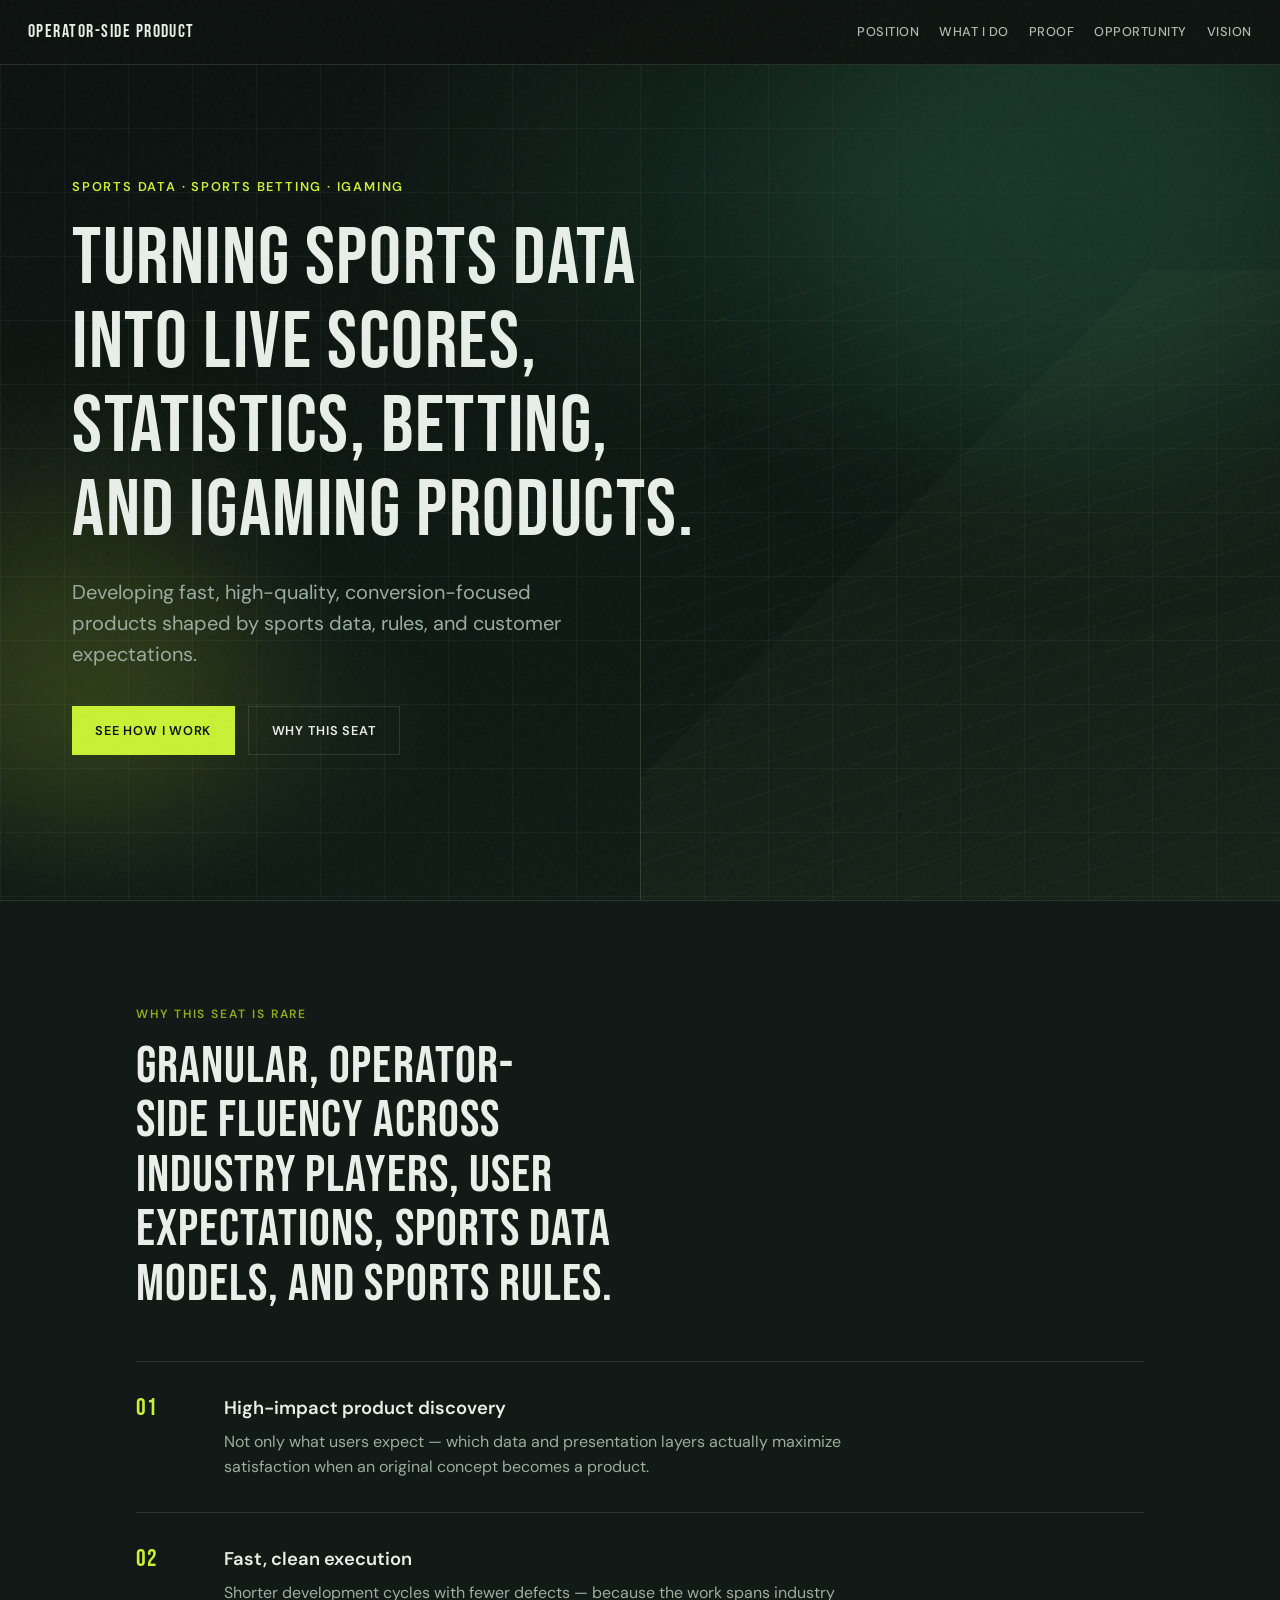
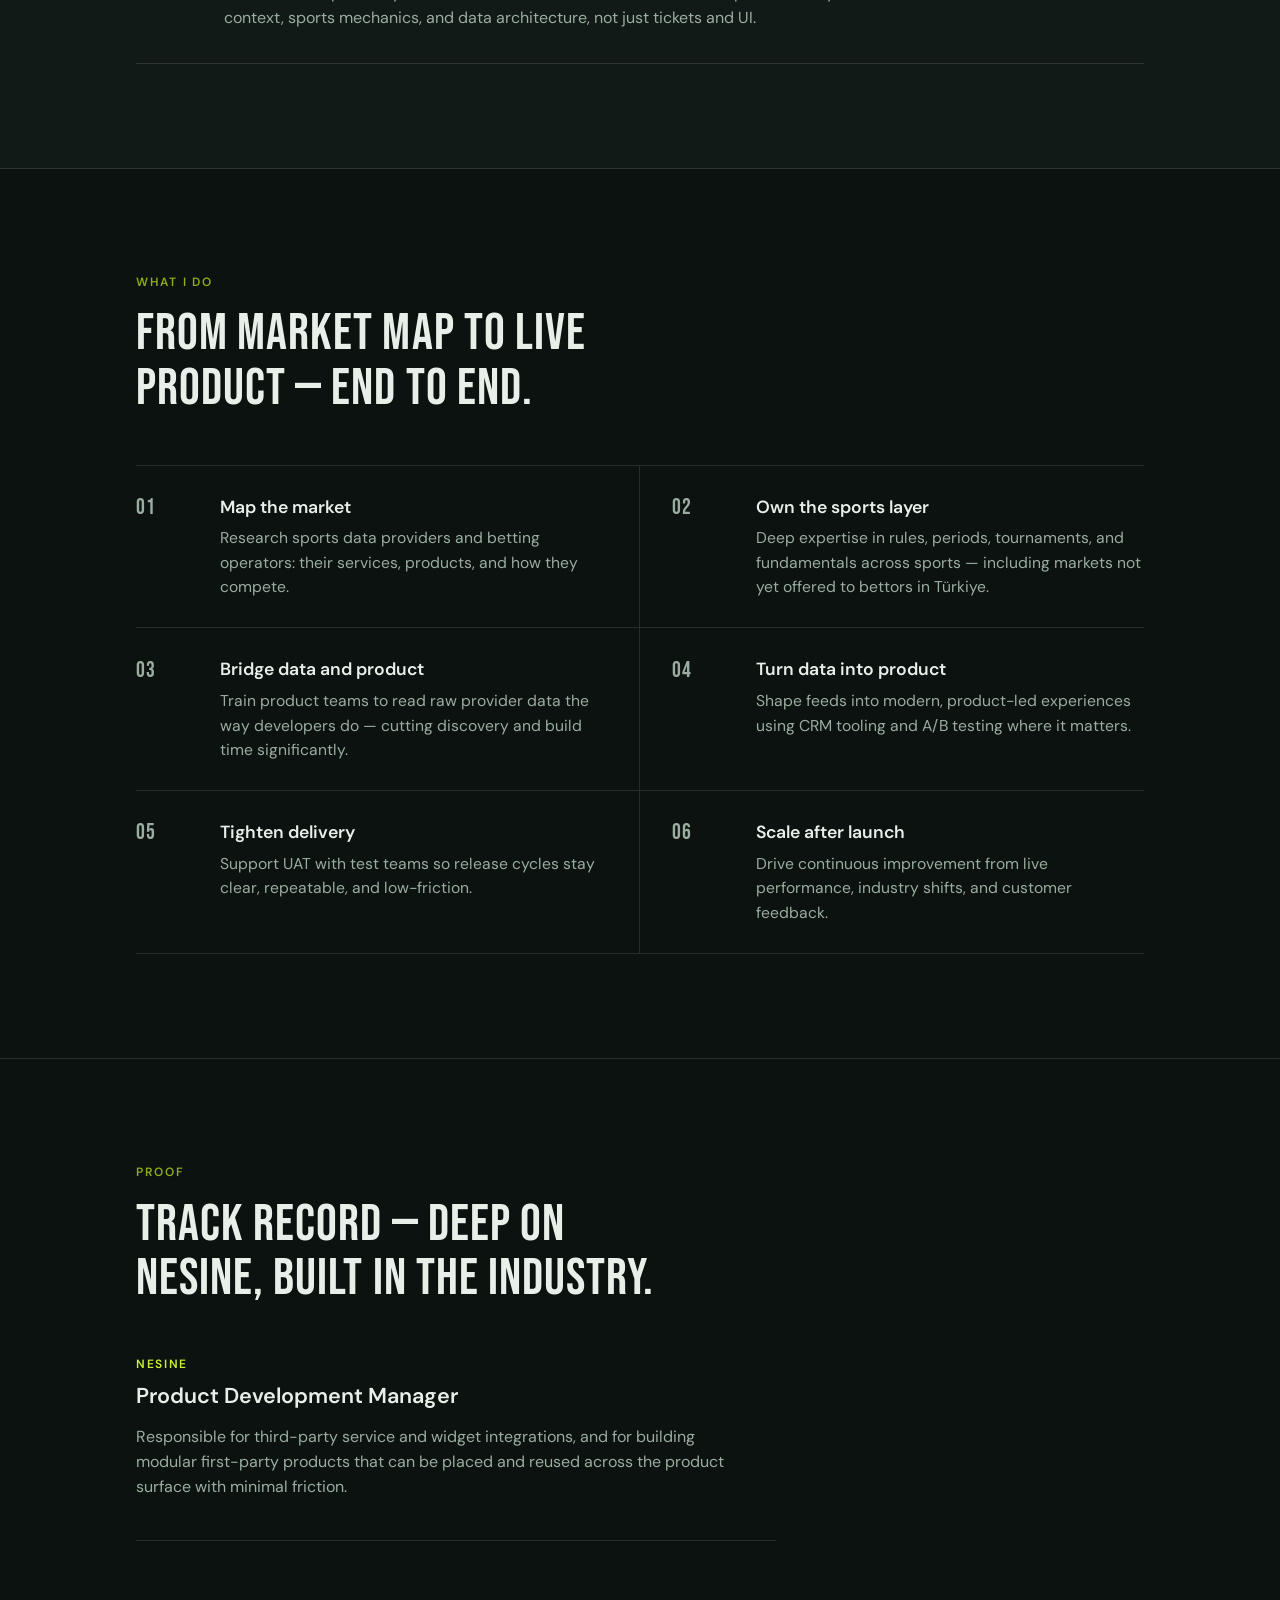
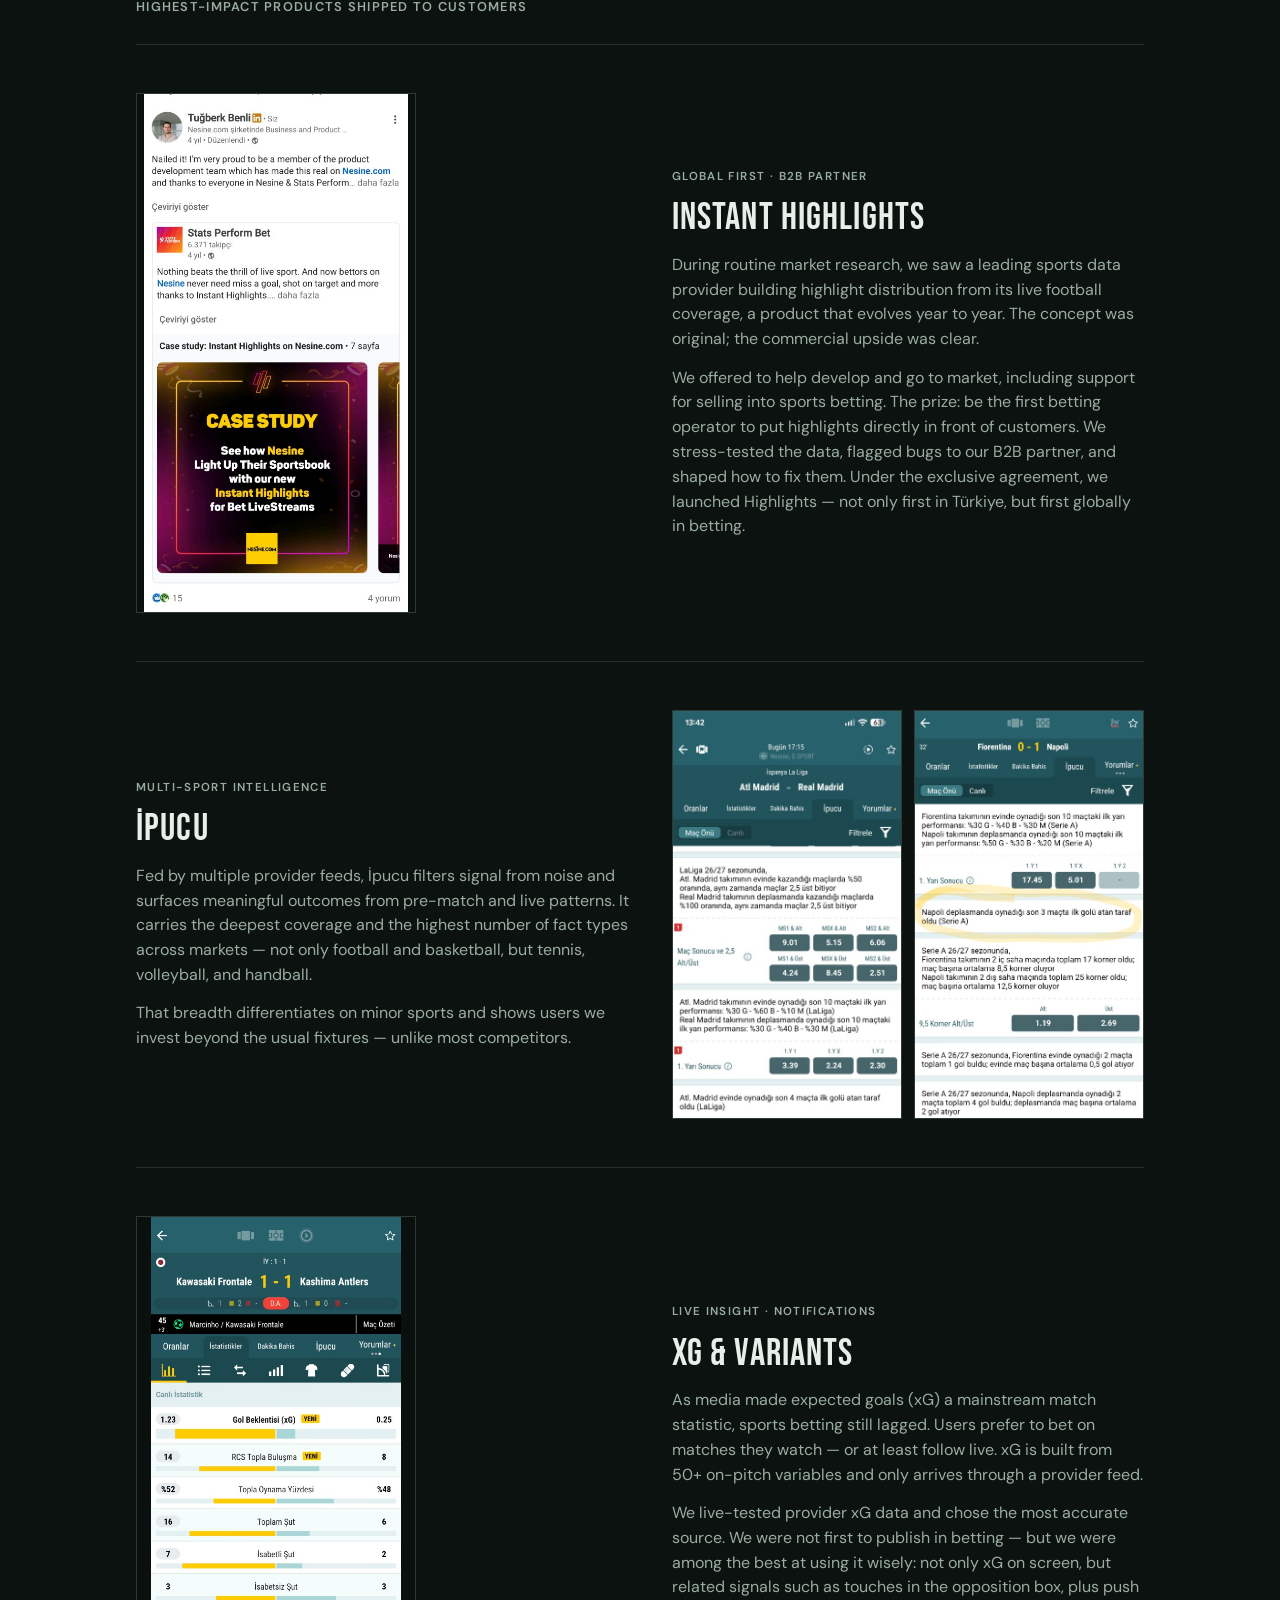
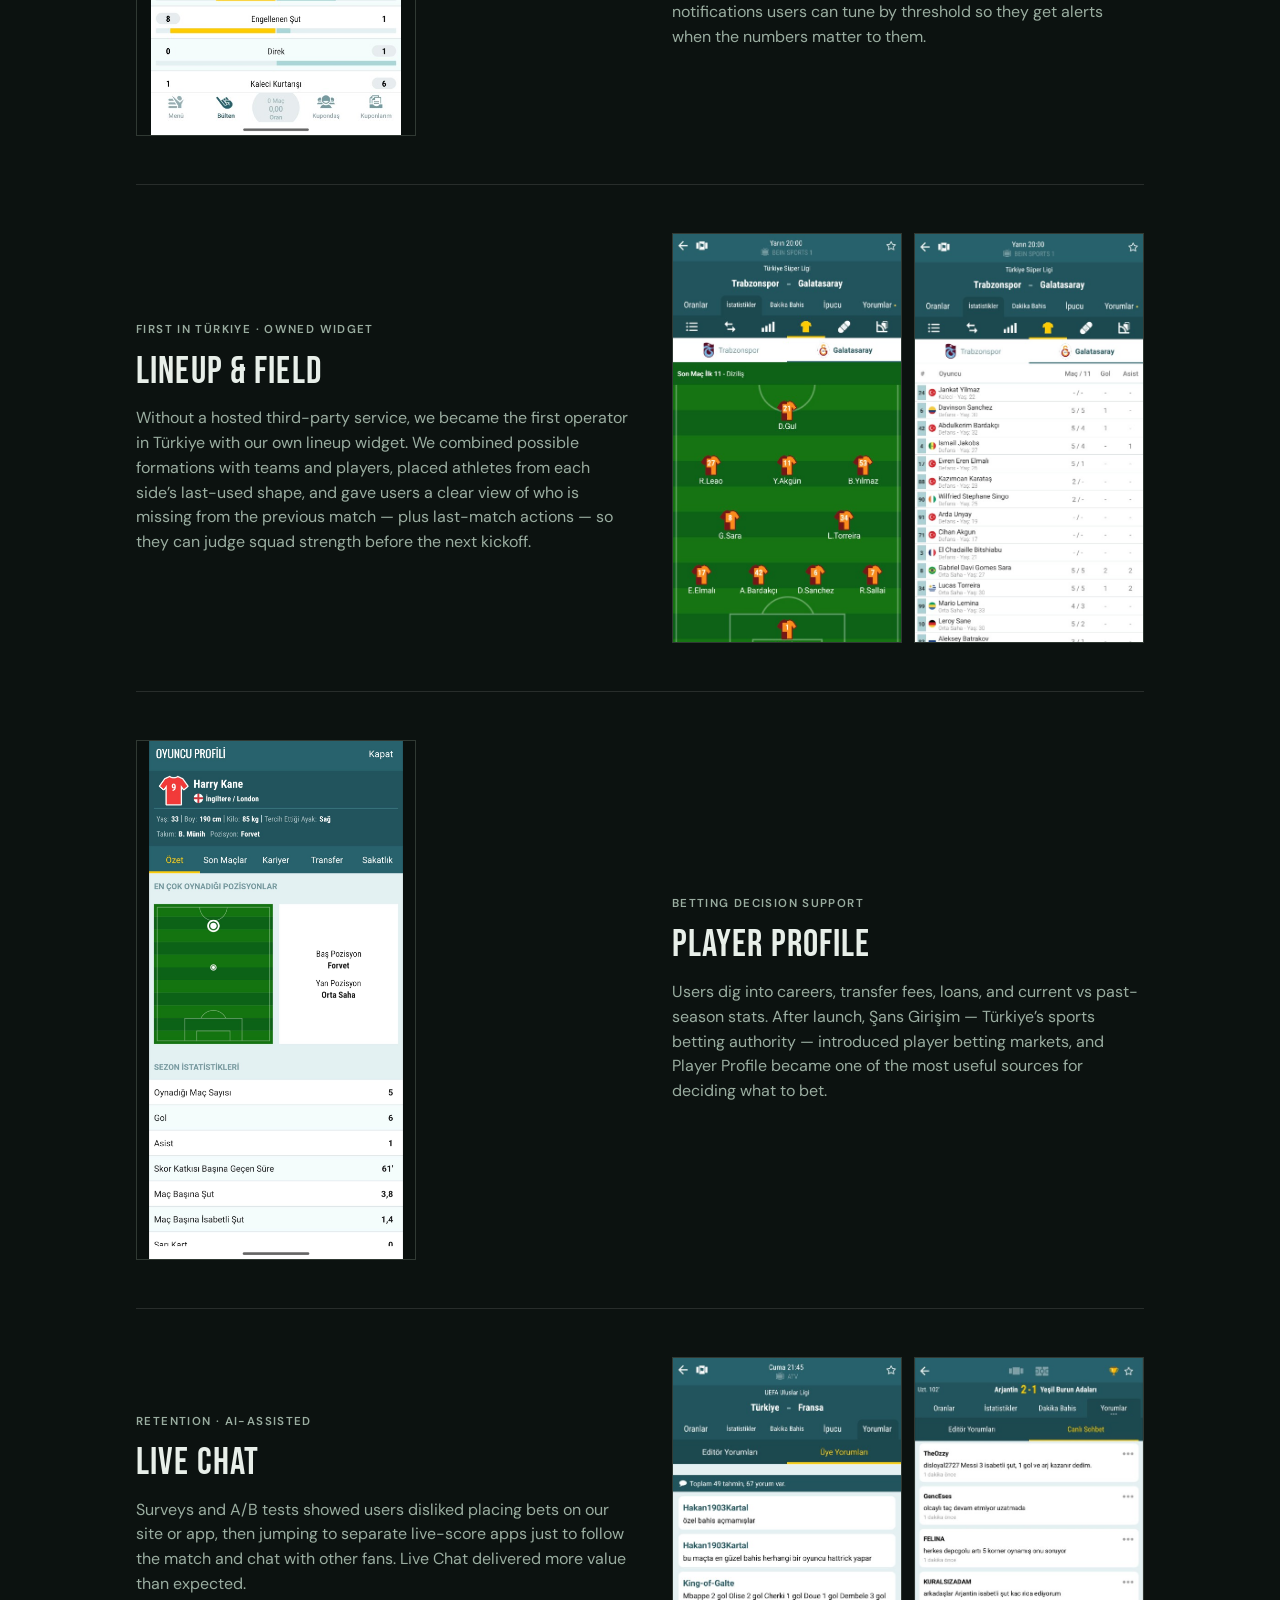
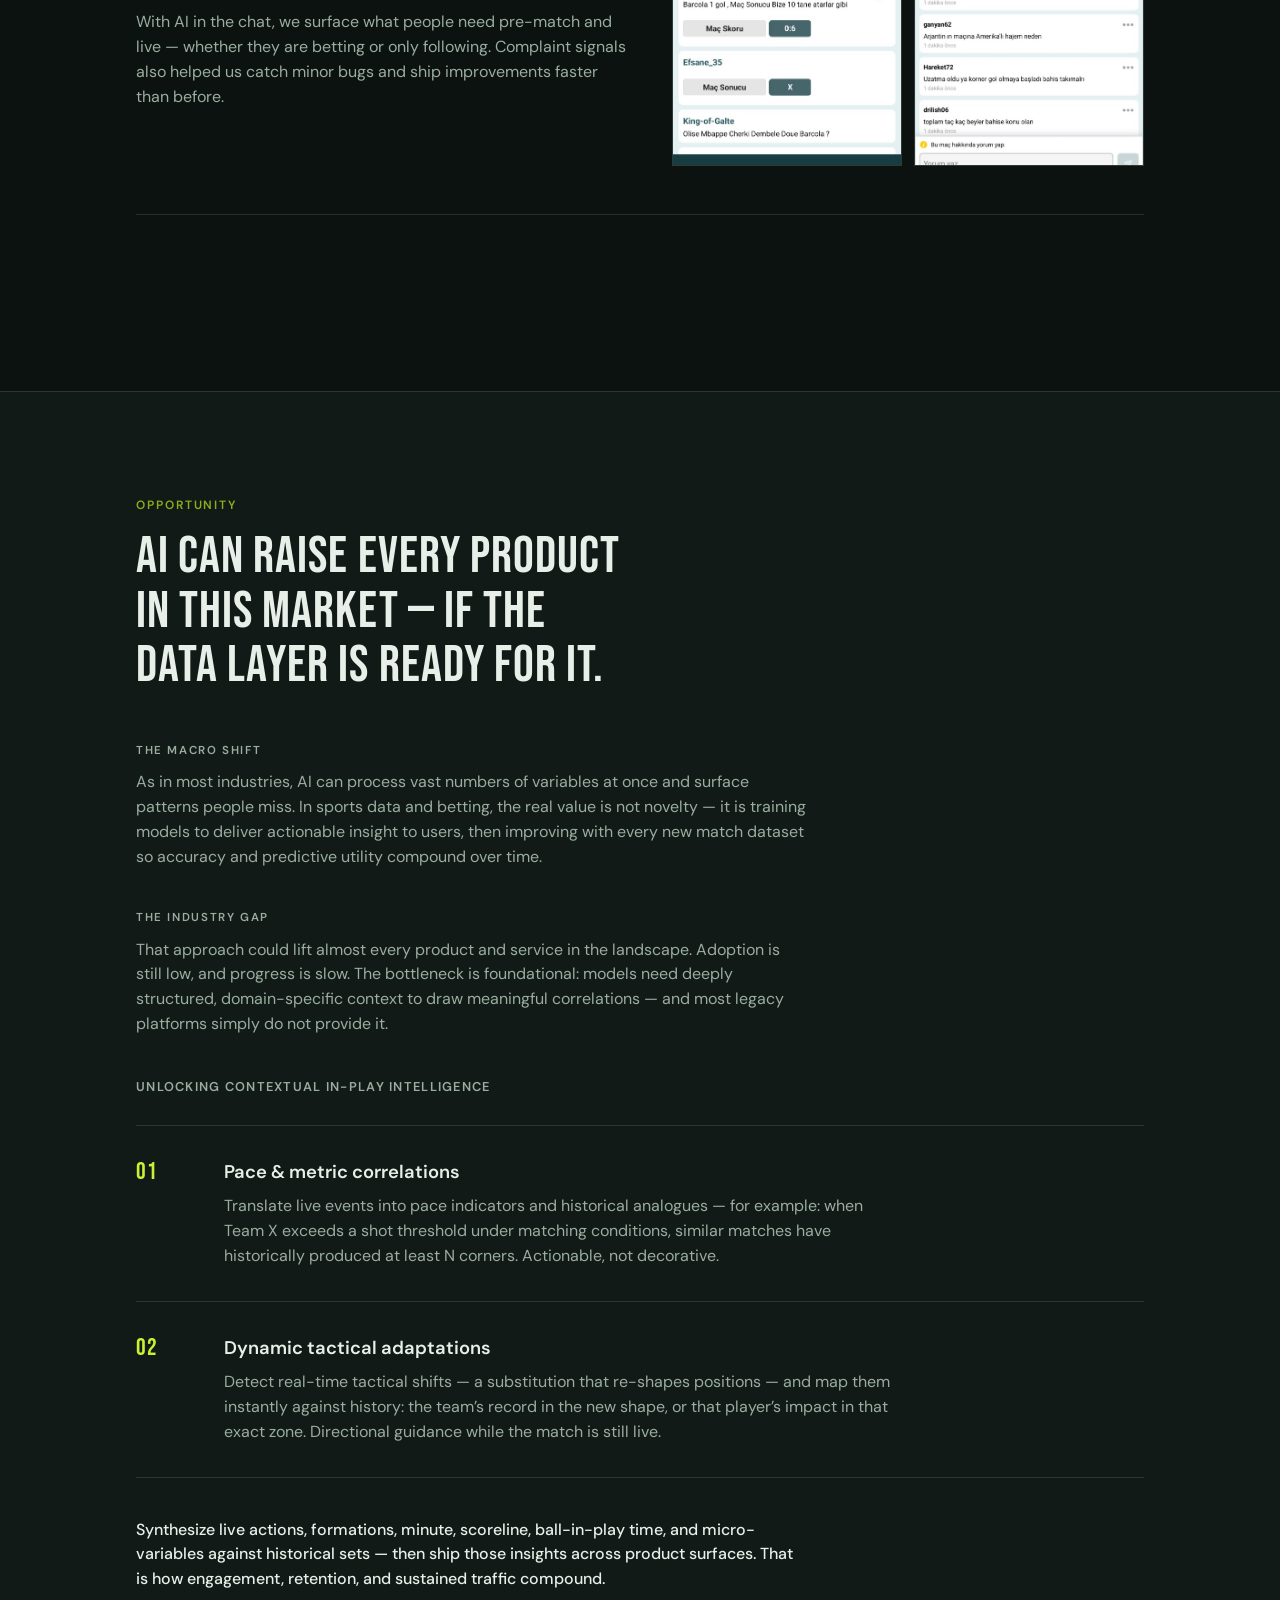
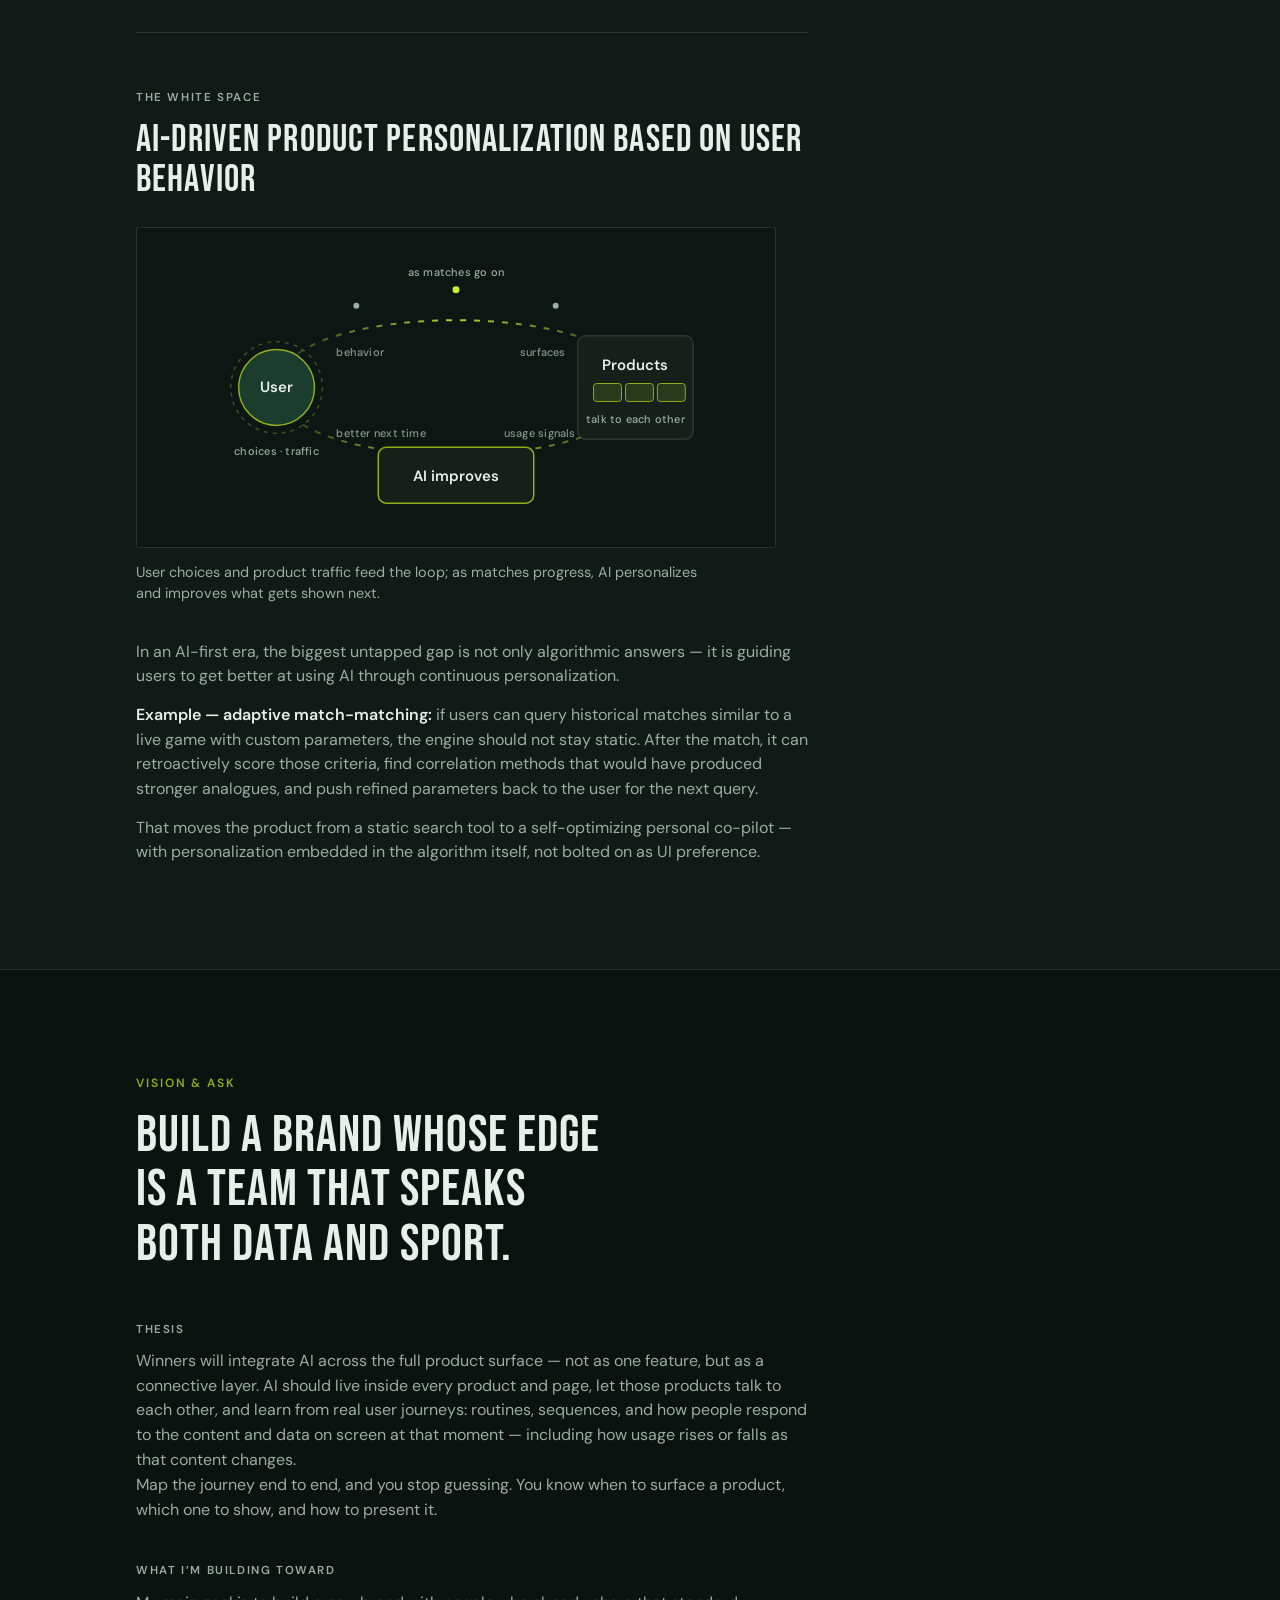
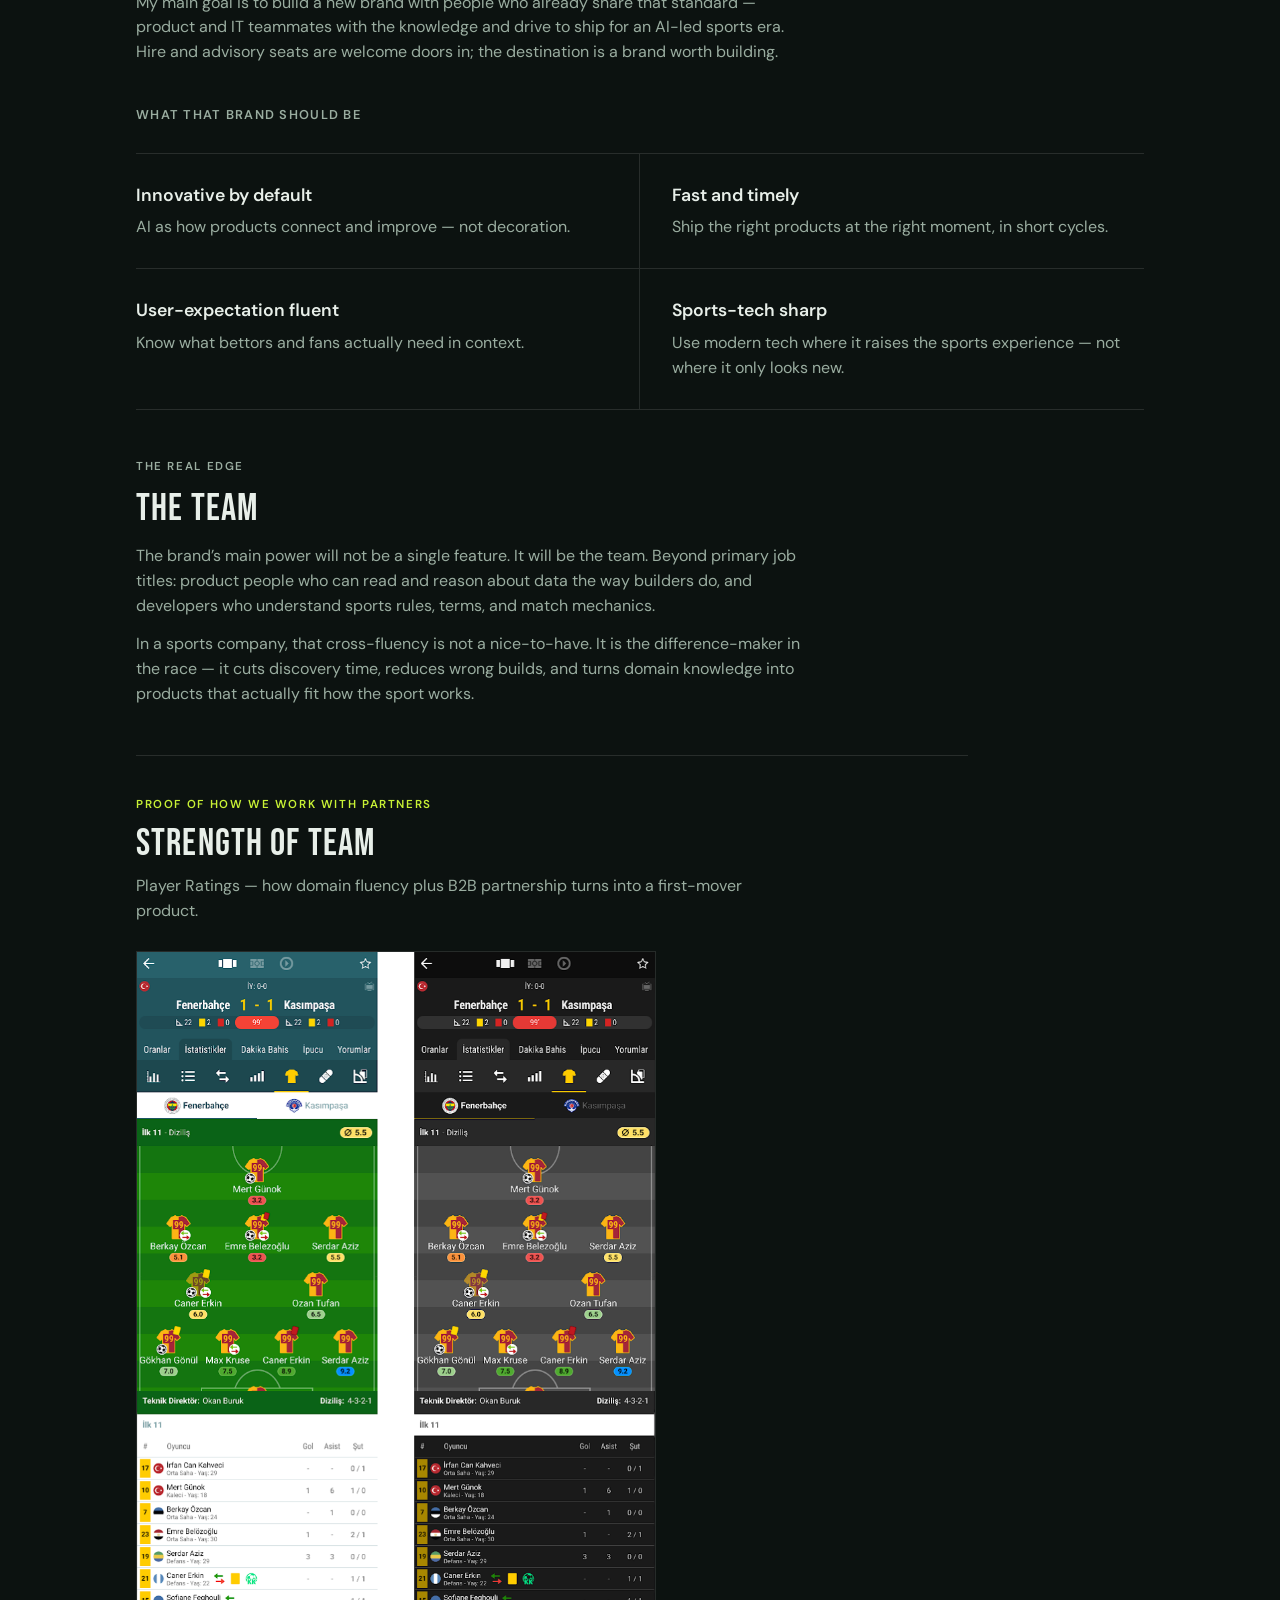
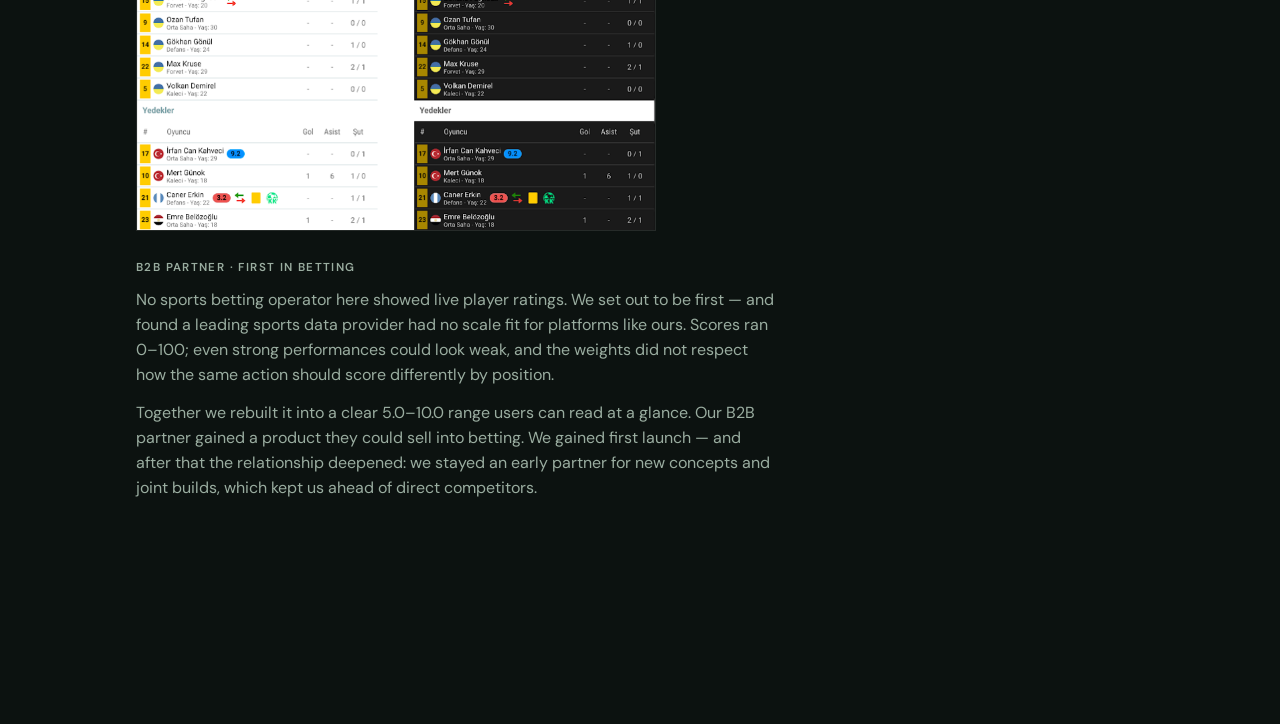
<file: index.html>
<!DOCTYPE html>
<html lang="en">
  <head>
    <meta charset="UTF-8" />
    <meta name="viewport" content="width=device-width, initial-scale=1.0" />
    <title>Sports Data · Betting · iGaming | Operator-Side Product</title>
    <link rel="preconnect" href="https://fonts.googleapis.com" />
    <link rel="preconnect" href="https://fonts.gstatic.com" crossorigin />
    <link
      href="https://fonts.googleapis.com/css2?family=Bebas+Neue&family=DM+Sans:ital,opsz,wght@0,9..40,400;0,9..40,500;0,9..40,600;1,9..40,400&display=swap"
      rel="stylesheet"
    />
    <link rel="stylesheet" href="styles.css" />
  </head>
  <body>
    <div class="noise" aria-hidden="true"></div>

    <header class="site-header">
      <p class="brand-mark">Operator-side product</p>
      <nav class="nav">
        <a href="#position">Position</a>
        <a href="#work">What I do</a>
        <a href="#proof">Proof</a>
        <a href="#opportunity">Opportunity</a>
        <a href="#vision">Vision</a>
      </nav>
    </header>

    <main>
      <!-- ACT 1: Domain & Position (hybrid) -->
      <section class="hero" id="position" aria-labelledby="hero-title">
        <div class="hero-bg" aria-hidden="true">
          <div class="hero-grid"></div>
          <div class="hero-orb hero-orb--a"></div>
          <div class="hero-orb hero-orb--b"></div>
          <div class="hero-field"></div>
        </div>

        <div class="hero-content">
          <p class="hero-kicker reveal">Sports data · Sports betting · iGaming</p>

          <h1 id="hero-title" class="hero-title reveal reveal-delay-1">
            Turning sports data into live scores, statistics, betting, and
            iGaming products.
          </h1>

          <p class="hero-lead reveal reveal-delay-2">
            Developing fast, high-quality, conversion-focused products shaped by
            sports data, rules, and customer expectations.
          </p>

          <div class="hero-cta reveal reveal-delay-3">
            <a class="btn btn-primary" href="#work">See how I work</a>
            <a class="btn btn-ghost" href="#value">Why this seat</a>
          </div>
        </div>
      </section>

      <section class="value" id="value" aria-labelledby="value-title">
        <div class="section-inner">
          <p class="section-label reveal">Why this seat is rare</p>
          <h2 id="value-title" class="section-title reveal">
            Granular, operator-side fluency across industry players, user
            expectations, sports data models, and sports rules.
          </h2>

          <ul class="value-list">
            <li class="value-item reveal">
              <span class="value-index">01</span>
              <div>
                <h3>High-impact product discovery</h3>
                <p>
                  Not only what users expect — which data and presentation
                  layers actually maximize satisfaction when an original concept
                  becomes a product.
                </p>
              </div>
            </li>
            <li class="value-item reveal">
              <span class="value-index">02</span>
              <div>
                <h3>Fast, clean execution</h3>
                <p>
                  Shorter development cycles with fewer defects — because the
                  work spans industry context, sports mechanics, and data
                  architecture, not just tickets and UI.
                </p>
              </div>
            </li>
          </ul>
        </div>
      </section>

      <section class="work" id="work" aria-labelledby="work-title">
        <div class="section-inner">
          <p class="section-label reveal">What I do</p>
          <h2 id="work-title" class="section-title reveal">
            From market map to live product — end to end.
          </h2>

          <ol class="work-list">
            <li class="work-item reveal">
              <span class="work-num">01</span>
              <div>
                <h3>Map the market</h3>
                <p>
                  Research sports data providers and betting operators: their
                  services, products, and how they compete.
                </p>
              </div>
            </li>
            <li class="work-item reveal">
              <span class="work-num">02</span>
              <div>
                <h3>Own the sports layer</h3>
                <p>
                  Deep expertise in rules, periods, tournaments, and fundamentals
                  across sports — including markets not yet offered to bettors
                  in Türkiye.
                </p>
              </div>
            </li>
            <li class="work-item reveal">
              <span class="work-num">03</span>
              <div>
                <h3>Bridge data and product</h3>
                <p>
                  Train product teams to read raw provider data the way
                  developers do — cutting discovery and build time
                  significantly.
                </p>
              </div>
            </li>
            <li class="work-item reveal">
              <span class="work-num">04</span>
              <div>
                <h3>Turn data into product</h3>
                <p>
                  Shape feeds into modern, product-led experiences using CRM
                  tooling and A/B testing where it matters.
                </p>
              </div>
            </li>
            <li class="work-item reveal">
              <span class="work-num">05</span>
              <div>
                <h3>Tighten delivery</h3>
                <p>
                  Support UAT with test teams so release cycles stay clear,
                  repeatable, and low-friction.
                </p>
              </div>
            </li>
            <li class="work-item reveal">
              <span class="work-num">06</span>
              <div>
                <h3>Scale after launch</h3>
                <p>
                  Drive continuous improvement from live performance, industry
                  shifts, and customer feedback.
                </p>
              </div>
            </li>
          </ol>
        </div>
      </section>

      <!-- ACT 2: Proof — track record & companies -->
      <section class="proof" id="proof" aria-labelledby="proof-title">
        <div class="section-inner">
          <p class="section-label reveal">Proof</p>
          <h2 id="proof-title" class="section-title reveal">
            Track record — deep on Nesine, built in the industry.
          </h2>

          <div class="role-block reveal">
            <p class="role-company">Nesine</p>
            <h3 class="role-title">Product Development Manager</h3>
            <p class="role-copy">
              Responsible for third-party service and widget integrations, and
              for building modular first-party products that can be placed and
              reused across the product surface with minimal friction.
            </p>
          </div>

          <p class="proof-sublabel reveal">Highest-impact products shipped to customers</p>

          <div class="project-list">
            <article class="project reveal" id="instant-highlights">
              <div class="project-media">
                <div class="shot-gallery shot-gallery--single">
                  <figure class="shot">
                    <img
                      src="assets/instant-highlights.png"
                      alt="Instant Highlights case study with a sports data partner"
                      loading="lazy"
                    />
                  </figure>
                </div>
              </div>
              <div class="project-body">
                <p class="project-tag">Global first · B2B partner</p>
                <h3>Instant Highlights</h3>
                <p>
                  During routine market research, we saw a leading sports data
                  provider building highlight distribution from its live football
                  coverage, a product that evolves year to year. The concept was
                  original; the commercial upside was clear.
                </p>
                <p>
                  We offered to help develop and go to market, including support
                  for selling into sports betting. The prize: be the first
                  betting operator to put highlights directly in front of
                  customers. We stress-tested the data, flagged bugs to our B2B
                  partner, and shaped how to fix them. Under the exclusive
                  agreement, we launched Highlights — not only first in Türkiye,
                  but first globally in betting.
                </p>
              </div>
            </article>

            <article class="project reveal" id="ipucu">
              <div class="project-media">
                <div class="shot-gallery">
                  <figure class="shot">
                    <img
                      src="assets/ipucu.png"
                      alt="İpucu pre-match tips with markets and odds"
                      loading="lazy"
                    />
                  </figure>
                  <figure class="shot">
                    <img
                      src="assets/ipucu2.png"
                      alt="İpucu live tips during a match"
                      loading="lazy"
                    />
                  </figure>
                </div>
              </div>
              <div class="project-body">
                <p class="project-tag">Multi-sport intelligence</p>
                <h3>İpucu</h3>
                <p>
                  Fed by multiple provider feeds, İpucu filters signal from
                  noise and surfaces meaningful outcomes from pre-match and live
                  patterns. It carries the deepest coverage and the highest
                  number of fact types across markets — not only football and
                  basketball, but tennis, volleyball, and handball.
                </p>
                <p>
                  That breadth differentiates on minor sports and shows users we
                  invest beyond the usual fixtures — unlike most competitors.
                </p>
              </div>
            </article>

            <article class="project reveal" id="xg-variants">
              <div class="project-media">
                <div class="shot-gallery shot-gallery--single">
                  <figure class="shot">
                    <img
                      src="assets/xg-variants.png"
                      alt="Live statistics showing xG and opposition-box touches"
                      loading="lazy"
                    />
                  </figure>
                </div>
              </div>
              <div class="project-body">
                <p class="project-tag">Live insight · notifications</p>
                <h3>xG &amp; variants</h3>
                <p>
                  As media made expected goals (xG) a mainstream match
                  statistic, sports betting still lagged. Users prefer to bet on
                  matches they watch — or at least follow live. xG is built from
                  50+ on-pitch variables and only arrives through a provider
                  feed.
                </p>
                <p>
                  We live-tested provider xG data and chose the most accurate
                  source. We were not first to publish in betting — but we were
                  among the best at using it wisely: not only xG on screen, but
                  related signals such as touches in the opposition box, plus
                  push notifications users can tune by threshold so they get
                  alerts when the numbers matter to them.
                </p>
              </div>
            </article>

            <article class="project reveal" id="lineup-field">
              <div class="project-media">
                <div class="shot-gallery">
                  <figure class="shot">
                    <img
                      src="assets/lineup-field.png"
                      alt="Lineup formation on the field widget"
                      loading="lazy"
                    />
                  </figure>
                  <figure class="shot">
                    <img
                      src="assets/lineup-field2.png"
                      alt="Squad list with match, goals, and assist stats"
                      loading="lazy"
                    />
                  </figure>
                </div>
              </div>
              <div class="project-body">
                <p class="project-tag">First in Türkiye · owned widget</p>
                <h3>Lineup &amp; field</h3>
                <p>
                  Without a hosted third-party service, we became the first
                  operator in Türkiye with our own lineup widget. We combined
                  possible formations with teams and players, placed athletes
                  from each side’s last-used shape, and gave users a clear view
                  of who is missing from the previous match — plus last-match
                  actions — so they can judge squad strength before the next
                  kickoff.
                </p>
              </div>
            </article>

            <article class="project reveal" id="player-profile">
              <div class="project-media">
                <div class="shot-gallery shot-gallery--single">
                  <figure class="shot">
                    <img
                      src="assets/player-profile.png"
                      alt="Player profile with career, transfers, and season stats"
                      loading="lazy"
                    />
                  </figure>
                </div>
              </div>
              <div class="project-body">
                <p class="project-tag">Betting decision support</p>
                <h3>Player Profile</h3>
                <p>
                  Users dig into careers, transfer fees, loans, and current vs
                  past-season stats. After launch, Şans Girişim — Türkiye’s
                  sports betting authority — introduced player betting markets,
                  and Player Profile became one of the most useful sources for
                  deciding what to bet.
                </p>
              </div>
            </article>

            <article class="project reveal" id="live-chat">
              <div class="project-media">
                <div class="shot-gallery">
                  <figure class="shot">
                    <img
                      src="assets/live-chat.png"
                      alt="Member comments and predictions on a match"
                      loading="lazy"
                    />
                  </figure>
                  <figure class="shot">
                    <img
                      src="assets/live-chat2.png"
                      alt="Live chat feed during a match"
                      loading="lazy"
                    />
                  </figure>
                </div>
              </div>
              <div class="project-body">
                <p class="project-tag">Retention · AI-assisted</p>
                <h3>Live Chat</h3>
                <p>
                  Surveys and A/B tests showed users disliked placing bets on
                  our site or app, then jumping to separate live-score apps just
                  to follow the match and chat with other fans. Live Chat
                  delivered more value than expected.
                </p>
                <p>
                  With AI in the chat, we surface what people need pre-match and
                  live — whether they are betting or only following. Complaint
                  signals also helped us catch minor bugs and ship improvements
                  faster than before.
                </p>
              </div>
            </article>
          </div>
        </div>
      </section>

      <!-- ACT 4: Opportunity — industry direction & white space -->
      <section class="opportunity" id="opportunity" aria-labelledby="opportunity-title">
        <div class="section-inner">
          <p class="section-label reveal">Opportunity</p>
          <h2 id="opportunity-title" class="section-title reveal">
            AI can raise every product in this market — if the data layer is
            ready for it.
          </h2>

          <div class="opp-block reveal">
            <p class="opp-kicker">The macro shift</p>
            <p>
              As in most industries, AI can process vast numbers of variables
              at once and surface patterns people miss. In sports data and
              betting, the real value is not novelty — it is training models to
              deliver actionable insight to users, then improving with every
              new match dataset so accuracy and predictive utility compound
              over time.
            </p>
          </div>

          <div class="opp-block reveal">
            <p class="opp-kicker">The industry gap</p>
            <p>
              That approach could lift almost every product and service in the
              landscape. Adoption is still low, and progress is slow. The
              bottleneck is foundational: models need deeply structured,
              domain-specific context to draw meaningful correlations — and
              most legacy platforms simply do not provide it.
            </p>
          </div>

          <p class="proof-sublabel reveal">Unlocking contextual in-play intelligence</p>

          <ul class="opp-cases">
            <li class="opp-case reveal">
              <span class="value-index">01</span>
              <div>
                <h3>Pace &amp; metric correlations</h3>
                <p>
                  Translate live events into pace indicators and historical
                  analogues — for example: when Team X exceeds a shot threshold
                  under matching conditions, similar matches have historically
                  produced at least N corners. Actionable, not decorative.
                </p>
              </div>
            </li>
            <li class="opp-case reveal">
              <span class="value-index">02</span>
              <div>
                <h3>Dynamic tactical adaptations</h3>
                <p>
                  Detect real-time tactical shifts — a substitution that
                  re-shapes positions — and map them instantly against history:
                  the team’s record in the new shape, or that player’s impact
                  in that exact zone. Directional guidance while the match is
                  still live.
                </p>
              </div>
            </li>
          </ul>

          <p class="opp-payoff reveal">
            Synthesize live actions, formations, minute, scoreline, ball-in-play
            time, and micro-variables against historical sets — then ship those
            insights across product surfaces. That is how engagement, retention,
            and sustained traffic compound.
          </p>

          <div class="opp-whitespace reveal">
            <p class="opp-kicker">The white space</p>
            <h3>AI-driven product personalization based on user behavior</h3>

            <figure class="loop-figure" aria-label="Loop: user choices, products in conversation, match progress, and AI improving products">
              <svg class="loop-svg" viewBox="0 0 640 320" role="img" aria-hidden="true">
                <defs>
                  <marker id="loop-arrow" markerWidth="8" markerHeight="8" refX="6" refY="4" orient="auto">
                    <path d="M0,0 L8,4 L0,8 Z" fill="#8fad1a" />
                  </marker>
                  <linearGradient id="loop-line" x1="0%" y1="0%" x2="100%" y2="0%">
                    <stop offset="0%" stop-color="#c8f135" stop-opacity="0.15" />
                    <stop offset="50%" stop-color="#c8f135" stop-opacity="0.85" />
                    <stop offset="100%" stop-color="#c8f135" stop-opacity="0.15" />
                  </linearGradient>
                </defs>

                <!-- Cycle path -->
                <path
                  class="loop-path"
                  d="M140 160 C140 70, 500 70, 500 160 C500 250, 140 250, 140 160"
                  fill="none"
                  stroke="url(#loop-line)"
                  stroke-width="2"
                  marker-mid="url(#loop-arrow)"
                />

                <!-- Match progress ticks along top arc -->
                <g class="loop-ticks" fill="#9aada0">
                  <circle cx="220" cy="78" r="3" />
                  <circle cx="320" cy="62" r="3.5" class="loop-tick-hot" />
                  <circle cx="420" cy="78" r="3" />
                  <text x="320" y="48" text-anchor="middle" class="loop-label-sm">as matches go on</text>
                </g>

                <!-- User -->
                <g class="loop-node loop-node--user" transform="translate(140 160)">
                  <circle r="46" class="loop-node-ring" />
                  <circle r="38" class="loop-node-fill loop-node-fill--user" />
                  <text y="5" text-anchor="middle" class="loop-label">User</text>
                  <text y="68" text-anchor="middle" class="loop-label-sm">choices · traffic</text>
                </g>

                <!-- Products cluster -->
                <g class="loop-node" transform="translate(500 160)">
                  <rect x="-58" y="-52" width="116" height="104" rx="8" class="loop-node-fill" />
                  <text y="-18" text-anchor="middle" class="loop-label">Products</text>
                  <g class="loop-products" text-anchor="middle">
                    <rect x="-42" y="-4" width="28" height="18" rx="3" class="loop-chip" />
                    <rect x="-10" y="-4" width="28" height="18" rx="3" class="loop-chip" />
                    <rect x="22" y="-4" width="28" height="18" rx="3" class="loop-chip" />
                    <text y="36" class="loop-label-sm">talk to each other</text>
                  </g>
                </g>

                <!-- AI improve (bottom) -->
                <g class="loop-node" transform="translate(320 248)">
                  <rect x="-78" y="-28" width="156" height="56" rx="8" class="loop-node-fill loop-node-fill--ai" />
                  <text y="6" text-anchor="middle" class="loop-label">AI improves</text>
                </g>

                <!-- Small flow labels -->
                <text x="200" y="128" class="loop-label-sm loop-flow">behavior</text>
                <text x="430" y="128" class="loop-label-sm loop-flow" text-anchor="end">surfaces</text>
                <text x="200" y="210" class="loop-label-sm loop-flow">better next time</text>
                <text x="440" y="210" class="loop-label-sm loop-flow" text-anchor="end">usage signals</text>
              </svg>
              <figcaption class="loop-caption">
                User choices and product traffic feed the loop; as matches
                progress, AI personalizes and improves what gets shown next.
              </figcaption>
            </figure>

            <p>
              In an AI-first era, the biggest untapped gap is not only
              algorithmic answers — it is guiding users to get better at using
              AI through continuous personalization.
            </p>
            <p>
              <strong>Example — adaptive match-matching:</strong> if users can
              query historical matches similar to a live game with custom
              parameters, the engine should not stay static. After the match,
              it can retroactively score those criteria, find correlation
              methods that would have produced stronger analogues, and push
              refined parameters back to the user for the next query.
            </p>
            <p>
              That moves the product from a static search tool to a
              self-optimizing personal co-pilot — with personalization embedded
              in the algorithm itself, not bolted on as UI preference.
            </p>
          </div>
        </div>
      </section>

      <!-- ACT 5: Vision & ask -->
      <section class="vision" id="vision" aria-labelledby="vision-title">
        <div class="section-inner">
          <p class="section-label reveal">Vision &amp; ask</p>
          <h2 id="vision-title" class="section-title reveal">
            Build a brand whose edge is a team that speaks both data and sport.
          </h2>

          <div class="opp-block reveal">
            <p class="opp-kicker">Thesis</p>
            <p>
              Winners will integrate AI across the full product surface — not as
              one feature, but as a connective layer. AI should live inside
              every product and page, let those products talk to each other, and
              learn from real user journeys: routines, sequences, and how people
              respond to the content and data on screen at that moment —
              including how usage rises or falls as that content changes.
            </p>
            <p>
              Map the journey end to end, and you stop guessing. You know when
              to surface a product, which one to show, and how to present it.
            </p>
          </div>

          <div class="opp-block reveal">
            <p class="opp-kicker">What I’m building toward</p>
            <p>
              My main goal is to build a new brand with people who already share
              that standard — product and IT teammates with the knowledge and
              drive to ship for an AI-led sports era. Hire and advisory seats
              are welcome doors in; the destination is a brand worth building.
            </p>
          </div>

          <p class="proof-sublabel reveal">What that brand should be</p>
          <ul class="vision-traits">
            <li class="vision-trait reveal">
              <h3>Innovative by default</h3>
              <p>AI as how products connect and improve — not decoration.</p>
            </li>
            <li class="vision-trait reveal">
              <h3>Fast and timely</h3>
              <p>Ship the right products at the right moment, in short cycles.</p>
            </li>
            <li class="vision-trait reveal">
              <h3>User-expectation fluent</h3>
              <p>Know what bettors and fans actually need in context.</p>
            </li>
            <li class="vision-trait reveal">
              <h3>Sports-tech sharp</h3>
              <p>
                Use modern tech where it raises the sports experience — not
                where it only looks new.
              </p>
            </li>
          </ul>

          <div class="opp-whitespace reveal">
            <p class="opp-kicker">The real edge</p>
            <h3>The team</h3>
            <p>
              The brand’s main power will not be a single feature. It will be
              the team. Beyond primary job titles: product people who can read
              and reason about data the way builders do, and developers who
              understand sports rules, terms, and match mechanics.
            </p>
            <p>
              In a sports company, that cross-fluency is not a nice-to-have. It
              is the difference-maker in the race — it cuts discovery time,
              reduces wrong builds, and turns domain knowledge into products
              that actually fit how the sport works.
            </p>
          </div>

          <div class="team-proof reveal" id="strength-of-team">
            <p class="opp-kicker">Proof of how we work with partners</p>
            <h3 class="team-proof-title">Strength of team</h3>
            <p class="team-proof-lead">
              Player Ratings — how domain fluency plus B2B partnership turns into
              a first-mover product.
            </p>

            <div class="shot-gallery shot-gallery--stack">
              <figure class="shot">
                <img
                  src="assets/player-ratings.png"
                  alt="Player ratings on the field formation in light and dark mode"
                  loading="lazy"
                />
              </figure>
              <figure class="shot">
                <img
                  src="assets/player-ratings2.png"
                  alt="Player ratings on the squad list in light and dark mode"
                  loading="lazy"
                />
              </figure>
            </div>

            <div class="team-proof-copy">
              <p class="project-tag">B2B partner · first in betting</p>
              <p>
                No sports betting operator here showed live player ratings. We
                set out to be first — and found a leading sports data provider
                had no scale fit for platforms like ours. Scores ran 0–100; even
                strong performances could look weak, and the weights did not
                respect how the same action should score differently by
                position.
              </p>
              <p>
                Together we rebuilt it into a clear 5.0–10.0 range users can read
                at a glance. Our B2B partner gained a product they could sell
                into betting. We gained first launch — and after that the
                relationship deepened: we stayed an early partner for new
                concepts and joint builds, which kept us ahead of direct
                competitors.
              </p>
            </div>
          </div>

          <div class="vision-ask reveal">
            <p class="opp-kicker">Next step</p>
            <p class="vision-ask-lead">
              Let’s schedule a follow-up on a role or advisory seat — and talk
              seriously about building this brand with people at this level of
              knowledge and passion.
            </p>
          </div>
        </div>
      </section>
    </main>

    <button
      type="button"
      class="to-top"
      id="to-top"
      aria-label="Back to top"
      hidden
    >
      <svg viewBox="0 0 24 24" aria-hidden="true" focusable="false">
        <path
          d="M12 5.5l7 7.5h-4.5V19h-5v-6H5l7-7.5z"
          fill="currentColor"
        />
      </svg>
    </button>

    <script src="script.js"></script>
  </body>
</html>
</file>
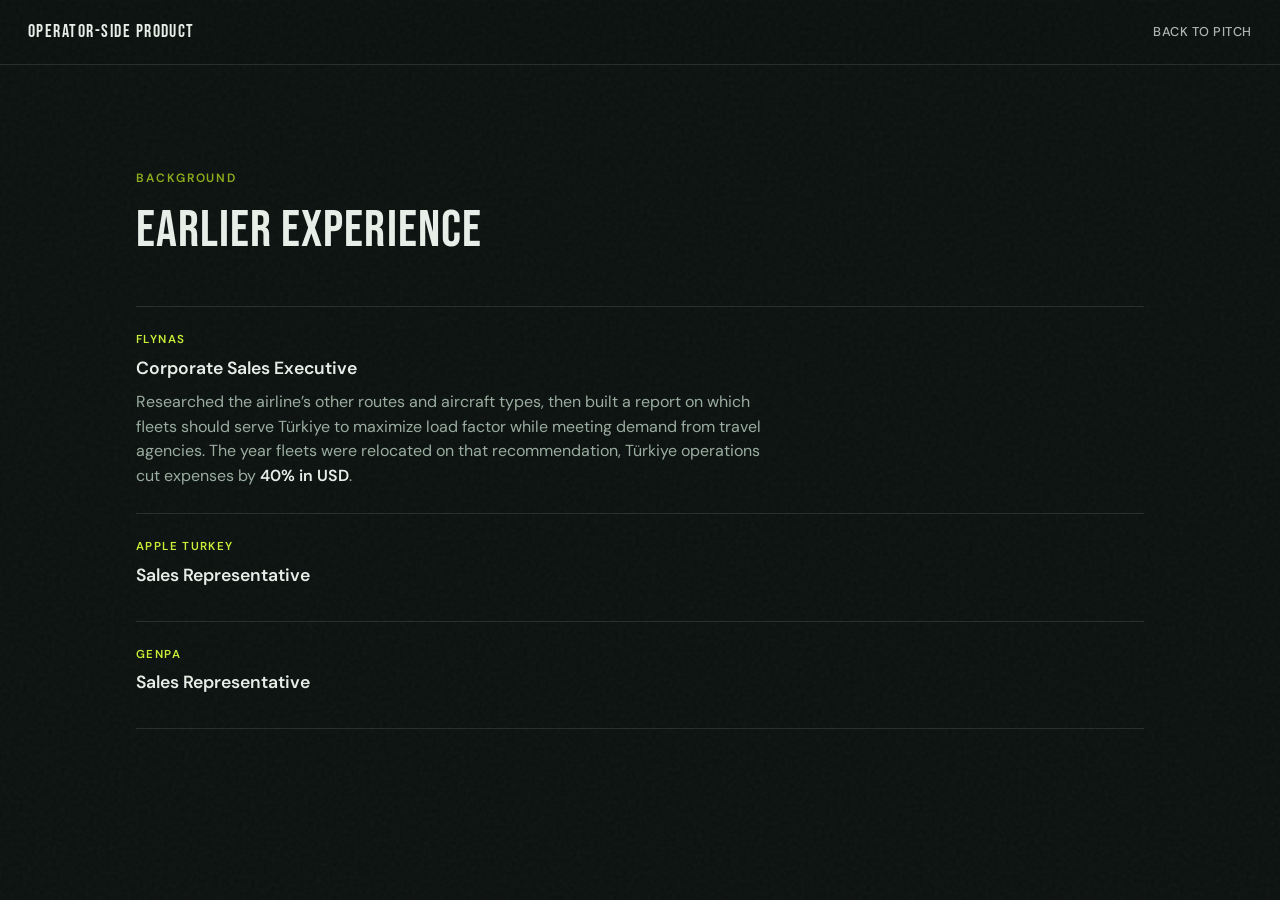
<file: earlier-experience.html>
<!DOCTYPE html>
<html lang="en">
  <head>
    <meta charset="UTF-8" />
    <meta name="viewport" content="width=device-width, initial-scale=1.0" />
    <title>Earlier experience | Operator-Side Product</title>
    <link rel="preconnect" href="https://fonts.googleapis.com" />
    <link rel="preconnect" href="https://fonts.gstatic.com" crossorigin />
    <link
      href="https://fonts.googleapis.com/css2?family=Bebas+Neue&family=DM+Sans:ital,opsz,wght@0,9..40,400;0,9..40,500;0,9..40,600;1,9..40,400&display=swap"
      rel="stylesheet"
    />
    <link rel="stylesheet" href="styles.css" />
  </head>
  <body>
    <div class="noise" aria-hidden="true"></div>

    <header class="site-header">
      <p class="brand-mark">Operator-side product</p>
      <nav class="nav">
        <a href="index.html">Back to pitch</a>
      </nav>
    </header>

    <main>
      <section class="proof prior-page" id="earlier" aria-labelledby="earlier-title">
        <div class="section-inner">
          <p class="section-label reveal">Background</p>
          <h2 id="earlier-title" class="section-title reveal">
            Earlier experience
          </h2>

          <ul class="prior-list">
            <li class="prior-item reveal">
              <p class="prior-company">flynas</p>
              <h3>Corporate Sales Executive</h3>
              <p>
                Researched the airline’s other routes and aircraft types, then
                built a report on which fleets should serve Türkiye to maximize
                load factor while meeting demand from travel agencies. The year
                fleets were relocated on that recommendation, Türkiye operations
                cut expenses by <strong>40% in USD</strong>.
              </p>
            </li>
            <li class="prior-item reveal">
              <p class="prior-company">Apple Turkey</p>
              <h3>Sales Representative</h3>
            </li>
            <li class="prior-item reveal">
              <p class="prior-company">Genpa</p>
              <h3>Sales Representative</h3>
            </li>
          </ul>
        </div>
      </section>
    </main>

    <script src="script.js"></script>
  </body>
</html>
</file>
<file: styles.css>
:root {
  --bg: #0c1210;
  --bg-elevated: #121a17;
  --surface: #162019;
  --text: #e8efe9;
  --text-muted: #9aada0;
  --accent: #c8f135;
  --accent-dim: #8fad1a;
  --line: rgba(232, 239, 233, 0.12);
  --field: #1a3d2e;
  --font-display: "Bebas Neue", sans-serif;
  --font-body: "DM Sans", sans-serif;
  --ease: cubic-bezier(0.22, 1, 0.36, 1);
}

*,
*::before,
*::after {
  box-sizing: border-box;
  margin: 0;
  padding: 0;
}

html {
  scroll-behavior: smooth;
}

body {
  font-family: var(--font-body);
  background: var(--bg);
  color: var(--text);
  line-height: 1.55;
  min-height: 100vh;
  overflow-x: hidden;
  -webkit-font-smoothing: antialiased;
}

.noise {
  pointer-events: none;
  position: fixed;
  inset: 0;
  z-index: 50;
  opacity: 0.04;
  background-image: url("data:image/svg+xml,%3Csvg viewBox='0 0 256 256' xmlns='http://www.w3.org/2000/svg'%3E%3Cfilter id='n'%3E%3CfeTurbulence type='fractalNoise' baseFrequency='0.85' numOctaves='4' stitchTiles='stitch'/%3E%3C/filter%3E%3Crect width='100%25' height='100%25' filter='url(%23n)'/%3E%3C/svg%3E");
}

a {
  color: inherit;
  text-decoration: none;
}

/* Header */
.site-header {
  position: fixed;
  top: 0;
  left: 0;
  right: 0;
  z-index: 40;
  display: flex;
  align-items: center;
  justify-content: space-between;
  padding: 1.1rem 1.75rem;
  background: rgba(12, 18, 16, 0.92);
  border-bottom: 1px solid var(--line);
  backdrop-filter: blur(12px);
  -webkit-backdrop-filter: blur(12px);
}

.brand-mark {
  font-family: var(--font-display);
  font-size: 1.15rem;
  letter-spacing: 0.08em;
  text-transform: uppercase;
}

.nav {
  display: flex;
  flex-wrap: wrap;
  justify-content: flex-end;
  gap: 0.75rem 1.25rem;
  max-width: 70%;
}

.nav a {
  font-size: 0.8rem;
  font-weight: 500;
  letter-spacing: 0.04em;
  text-transform: uppercase;
  opacity: 0.75;
  transition: opacity 0.25s var(--ease), color 0.25s var(--ease);
}

.nav a:hover,
.nav a:focus-visible {
  opacity: 1;
  color: var(--accent);
}

.nav a:focus-visible,
.btn:focus-visible {
  outline: 1px solid var(--accent-dim);
  outline-offset: 3px;
}

/* Hero — one composition */
.hero {
  position: relative;
  min-height: 100vh;
  min-height: 100dvh;
  display: flex;
  align-items: center;
  padding: 6.5rem 1.75rem 4rem;
  isolation: isolate;
  overflow: visible;
}

.hero-bg {
  position: absolute;
  inset: 0;
  z-index: -1;
  overflow: hidden;
  background:
    radial-gradient(ellipse 80% 60% at 70% 20%, rgba(26, 61, 46, 0.55), transparent 55%),
    radial-gradient(ellipse 50% 40% at 10% 80%, rgba(200, 241, 53, 0.08), transparent 50%),
    linear-gradient(165deg, #0a100e 0%, #0c1612 45%, #0f1c16 100%);
}

.hero-grid {
  position: absolute;
  inset: 0;
  background-image:
    linear-gradient(rgba(232, 239, 233, 0.045) 1px, transparent 1px),
    linear-gradient(90deg, rgba(232, 239, 233, 0.045) 1px, transparent 1px);
  background-size: 64px 64px;
  opacity: 1;
}

.hero-orb {
  position: absolute;
  border-radius: 50%;
  filter: blur(80px);
  animation: drift 14s var(--ease) infinite alternate;
}

.hero-orb--a {
  width: 42vw;
  height: 42vw;
  max-width: 520px;
  max-height: 520px;
  top: -8%;
  right: -5%;
  background: rgba(26, 61, 46, 0.7);
}

.hero-orb--b {
  width: 28vw;
  height: 28vw;
  max-width: 340px;
  max-height: 340px;
  bottom: 10%;
  left: -8%;
  background: rgba(200, 241, 53, 0.12);
  animation-delay: -4s;
  animation-duration: 18s;
}

.hero-field {
  position: absolute;
  right: 0;
  bottom: 0;
  width: min(55vw, 640px);
  height: min(70vh, 720px);
  background:
    linear-gradient(135deg, transparent 40%, rgba(200, 241, 53, 0.03) 40%),
    repeating-linear-gradient(
      -18deg,
      transparent,
      transparent 28px,
      rgba(232, 239, 233, 0.04) 28px,
      rgba(232, 239, 233, 0.04) 29px
    );
  border-left: 1px solid var(--line);
  opacity: 0.85;
  animation: fieldPulse 8s ease-in-out infinite;
}

.hero-content {
  position: relative;
  z-index: 1;
  max-width: 44rem;
  width: 100%;
}

.hero-kicker {
  font-size: 0.8rem;
  font-weight: 600;
  letter-spacing: 0.14em;
  text-transform: uppercase;
  color: var(--accent);
  margin-bottom: 1.25rem;
}

.hero-title {
  font-family: var(--font-display);
  font-size: clamp(2.5rem, 6.5vw, 5rem);
  line-height: 1.05;
  letter-spacing: 0.02em;
  font-weight: 400;
  text-wrap: balance;
  margin-bottom: 1.5rem;
  overflow: visible;
}

.hero-lead {
  font-size: clamp(1.05rem, 2vw, 1.25rem);
  color: var(--text-muted);
  max-width: 34rem;
  margin-bottom: 2.25rem;
}

.hero-cta {
  display: flex;
  flex-wrap: wrap;
  gap: 0.85rem;
}

.btn {
  display: inline-flex;
  align-items: center;
  justify-content: center;
  padding: 0.85rem 1.4rem;
  font-size: 0.8rem;
  font-weight: 600;
  letter-spacing: 0.06em;
  text-transform: uppercase;
  border: 1px solid transparent;
  transition:
    background 0.3s var(--ease),
    color 0.3s var(--ease),
    border-color 0.3s var(--ease),
    transform 0.3s var(--ease);
}

.btn-primary {
  background: var(--accent);
  color: #0c1210;
}

.btn-primary:hover {
  background: #d4f85a;
  transform: translateY(-2px);
}

.btn-ghost {
  border-color: var(--line);
  color: var(--text);
  background: transparent;
}

.btn-ghost:hover {
  border-color: rgba(232, 239, 233, 0.35);
  transform: translateY(-2px);
}

/* Sections */
.section-inner {
  max-width: 72rem;
  margin: 0 auto;
  padding: 5.5rem 1.75rem;
}

.section-label {
  font-size: 0.75rem;
  font-weight: 600;
  letter-spacing: 0.16em;
  text-transform: uppercase;
  color: var(--accent-dim);
  margin-bottom: 1rem;
}

.section-title {
  font-family: var(--font-display);
  font-size: clamp(2rem, 4.5vw, 3.25rem);
  line-height: 1.05;
  letter-spacing: 0.02em;
  font-weight: 400;
  max-width: 28ch;
  text-wrap: balance;
  margin-bottom: 3rem;
}

/* Value */
.value {
  background: var(--bg-elevated);
  border-top: 1px solid var(--line);
  border-bottom: 1px solid var(--line);
}

.value-list {
  list-style: none;
  display: grid;
  gap: 0;
  border-top: 1px solid var(--line);
}

.value-item {
  display: grid;
  grid-template-columns: 4rem 1fr;
  gap: 1.5rem;
  padding: 2rem 0;
  border-bottom: 1px solid var(--line);
  transition: background 0.3s var(--ease);
}

.value-item:hover {
  background: rgba(200, 241, 53, 0.03);
}

.value-index {
  font-family: var(--font-display);
  font-size: 1.5rem;
  letter-spacing: 0.06em;
  color: var(--accent);
  line-height: 1;
  padding-top: 0.15rem;
}

.value-item h3 {
  font-size: 1.15rem;
  font-weight: 600;
  margin-bottom: 0.5rem;
}

.value-item p {
  color: var(--text-muted);
  max-width: 42rem;
}

/* Work */
.work-list {
  list-style: none;
  display: grid;
  grid-template-columns: 1fr;
  gap: 0;
  border-top: 1px solid var(--line);
  border-bottom: 1px solid var(--line);
}

.work-item {
  display: grid;
  grid-template-columns: 4rem 1fr;
  gap: 1.25rem;
  padding: 1.75rem 0;
  border-bottom: 1px solid var(--line);
  transition: background 0.3s var(--ease);
}

.work-item:last-child {
  border-bottom: none;
}

.work-item:hover {
  background: rgba(200, 241, 53, 0.03);
}

.work-num {
  font-family: var(--font-display);
  font-size: 1.35rem;
  letter-spacing: 0.06em;
  color: var(--text-muted);
  line-height: 1;
  padding-top: 0.2rem;
}

.work-item h3 {
  font-size: 1.1rem;
  font-weight: 600;
  margin-bottom: 0.35rem;
}

.work-item p {
  color: var(--text-muted);
  max-width: 40rem;
  font-size: 0.98rem;
}

/* Proof */
.proof {
  border-top: 1px solid var(--line);
  background: var(--bg);
}

.role-block {
  max-width: 40rem;
  margin-bottom: 3.5rem;
  padding-bottom: 2.5rem;
  border-bottom: 1px solid var(--line);
}

.role-company {
  font-size: 0.75rem;
  font-weight: 600;
  letter-spacing: 0.14em;
  text-transform: uppercase;
  color: var(--accent);
  margin-bottom: 0.4rem;
}

.role-title {
  font-size: 1.35rem;
  font-weight: 600;
  margin-bottom: 0.75rem;
}

.role-copy {
  color: var(--text-muted);
  max-width: 38rem;
}

.proof-sublabel {
  font-size: 0.8rem;
  font-weight: 600;
  letter-spacing: 0.1em;
  text-transform: uppercase;
  color: var(--text-muted);
  margin-bottom: 1.75rem;
}

.project-list {
  display: flex;
  flex-direction: column;
  gap: 0;
  margin-bottom: 4.5rem;
}

.project {
  display: grid;
  grid-template-columns: 1fr;
  gap: 1.5rem;
  padding: 2.5rem 0;
  border-top: 1px solid var(--line);
  transition: background 0.3s var(--ease);
}

.project:last-child {
  border-bottom: 1px solid var(--line);
}

.project:hover {
  background: rgba(200, 241, 53, 0.02);
}

.project-media {
  position: relative;
  background: transparent;
  border: none;
  overflow: visible;
}

.shot-gallery {
  display: grid;
  grid-template-columns: repeat(2, minmax(0, 1fr));
  gap: 0.75rem;
  align-items: start;
}

.shot-gallery--single {
  grid-template-columns: minmax(0, 1fr);
  max-width: 280px;
}

.shot-gallery--wide {
  grid-template-columns: minmax(0, 1fr);
  max-width: 520px;
}

.shot-gallery--wide .shot {
  aspect-ratio: auto;
}

.shot-gallery--wide .shot img {
  height: auto;
  width: 100%;
  object-fit: contain;
  background: #0a100e;
}

.shot {
  margin: 0;
  background: var(--surface);
  border: 1px solid var(--line);
  overflow: hidden;
  aspect-ratio: 9 / 16;
}

.shot-gallery--single .shot {
  aspect-ratio: auto;
  max-height: 520px;
}

.shot img {
  width: 100%;
  height: 100%;
  object-fit: cover;
  object-position: top center;
  display: block;
  transition:
    transform 0.55s var(--ease),
    filter 0.55s var(--ease);
}

.project:hover .shot img {
  transform: scale(1.02);
  filter: brightness(1.04);
}

.shot-gallery--single .shot img {
  height: auto;
  max-height: 520px;
  object-fit: contain;
  background: #0a100e;
}

.shot--pending {
  position: relative;
  min-height: 280px;
  aspect-ratio: 9 / 16;
}

.media-fallback {
  position: absolute;
  inset: 0;
  display: flex;
  align-items: center;
  justify-content: center;
  font-family: var(--font-display);
  font-size: clamp(1rem, 2.5vw, 1.35rem);
  letter-spacing: 0.08em;
  text-transform: uppercase;
  color: rgba(232, 239, 233, 0.28);
  background:
    linear-gradient(135deg, transparent 48%, rgba(200, 241, 53, 0.04) 48%),
    repeating-linear-gradient(
      -18deg,
      transparent,
      transparent 20px,
      rgba(232, 239, 233, 0.03) 20px,
      rgba(232, 239, 233, 0.03) 21px
    );
}

.shot-note {
  margin-top: 1rem;
  font-size: 0.85rem;
  color: var(--text-muted);
}

.shot-note code {
  font-size: 0.8em;
  color: var(--accent-dim);
}

.project-tag {
  font-size: 0.72rem;
  font-weight: 600;
  letter-spacing: 0.12em;
  text-transform: uppercase;
  color: var(--accent-dim);
  margin-bottom: 0.55rem;
}

.project-body h3 {
  font-family: var(--font-display);
  font-size: clamp(1.75rem, 3.5vw, 2.35rem);
  letter-spacing: 0.03em;
  font-weight: 400;
  line-height: 1;
  margin-bottom: 1rem;
}

.project-body p {
  color: var(--text-muted);
  margin-bottom: 0.85rem;
  max-width: 38rem;
}

.project-body p:last-child {
  margin-bottom: 0;
}

.prior-page {
  padding-top: 4rem;
}

.prior-list {
  list-style: none;
  border-top: 1px solid var(--line);
}

.prior-item {
  padding: 1.5rem 0;
  border-bottom: 1px solid var(--line);
  transition: background 0.3s var(--ease);
}

.prior-item:hover {
  background: rgba(200, 241, 53, 0.03);
}

.prior-company {
  font-size: 0.72rem;
  font-weight: 600;
  letter-spacing: 0.12em;
  text-transform: uppercase;
  color: var(--accent);
  margin-bottom: 0.35rem;
}

.prior-item h3 {
  font-size: 1.1rem;
  font-weight: 600;
  margin-bottom: 0.5rem;
}

.prior-item p:not(.prior-company) {
  color: var(--text-muted);
  max-width: 40rem;
}

.prior-item strong {
  color: var(--text);
  font-weight: 600;
}

/* Opportunity */
.opportunity {
  border-top: 1px solid var(--line);
  background: var(--bg-elevated);
}

.opp-block {
  max-width: 42rem;
  margin-bottom: 2.5rem;
}

.opp-kicker {
  font-size: 0.72rem;
  font-weight: 600;
  letter-spacing: 0.14em;
  text-transform: uppercase;
  color: var(--accent);
  margin-bottom: 0.65rem;
}

.opp-block p {
  color: var(--text-muted);
}

.opp-cases {
  list-style: none;
  border-top: 1px solid var(--line);
  margin-bottom: 2.5rem;
}

.opp-case {
  display: grid;
  grid-template-columns: 4rem 1fr;
  gap: 1.5rem;
  padding: 2rem 0;
  border-bottom: 1px solid var(--line);
  transition: background 0.3s var(--ease);
}

.opp-case:hover {
  background: rgba(200, 241, 53, 0.03);
}

.opp-case h3 {
  font-size: 1.15rem;
  font-weight: 600;
  margin-bottom: 0.5rem;
}

.opp-case p {
  color: var(--text-muted);
  max-width: 42rem;
}

.opp-payoff {
  max-width: 42rem;
  color: var(--text);
  font-weight: 500;
  margin-bottom: 3.5rem;
  padding-bottom: 2.5rem;
  border-bottom: 1px solid var(--line);
}

.opp-whitespace {
  max-width: 42rem;
}

.opp-whitespace h3 {
  font-family: var(--font-display);
  font-size: clamp(1.75rem, 3.5vw, 2.35rem);
  letter-spacing: 0.03em;
  font-weight: 400;
  line-height: 1.05;
  margin-bottom: 1rem;
}

.loop-figure {
  margin: 1.75rem 0 2.25rem;
  max-width: 40rem;
}

.loop-svg {
  display: block;
  width: 100%;
  height: auto;
  background: rgba(12, 18, 16, 0.45);
  border: 1px solid var(--line);
  border-radius: 2px;
}

.loop-node-fill {
  fill: var(--surface);
  stroke: var(--line);
  stroke-width: 1.5;
}

.loop-node-fill--user {
  fill: #1a3d2e;
  stroke: var(--accent-dim);
}

.loop-node-fill--ai {
  fill: #162019;
  stroke: var(--accent-dim);
}

.loop-node-ring {
  fill: none;
  stroke: rgba(200, 241, 53, 0.25);
  stroke-width: 1.5;
  stroke-dasharray: 4 5;
}

.loop-chip {
  fill: rgba(200, 241, 53, 0.12);
  stroke: var(--accent-dim);
  stroke-width: 1;
}

.loop-label {
  fill: var(--text);
  font-family: var(--font-body);
  font-size: 15px;
  font-weight: 600;
}

.loop-label-sm {
  fill: var(--text-muted);
  font-family: var(--font-body);
  font-size: 11px;
  font-weight: 500;
  letter-spacing: 0.02em;
}

.loop-flow {
  opacity: 0.85;
}

.loop-tick-hot {
  fill: var(--accent);
}

.loop-path {
  stroke-dasharray: 6 8;
  animation: loop-dash 18s linear infinite;
}

.loop-caption {
  margin-top: 0.85rem;
  font-size: 0.9rem;
  color: var(--text-muted);
  max-width: 36rem;
  line-height: 1.45;
}

@keyframes loop-dash {
  to {
    stroke-dashoffset: -140;
  }
}

.opp-whitespace p {
  color: var(--text-muted);
  margin-bottom: 0.85rem;
}

.opp-whitespace p:last-child {
  margin-bottom: 0;
}

.opp-whitespace strong {
  color: var(--text);
  font-weight: 600;
}

.team-proof {
  margin-top: 3rem;
  padding-top: 2.5rem;
  border-top: 1px solid var(--line);
  max-width: 52rem;
}

.team-proof-title {
  font-family: var(--font-display);
  font-size: clamp(1.75rem, 3.5vw, 2.35rem);
  letter-spacing: 0.03em;
  font-weight: 400;
  line-height: 1.05;
  margin-bottom: 0.65rem;
}

.team-proof-lead {
  color: var(--text-muted);
  max-width: 40rem;
  margin-bottom: 1.75rem;
}

.shot-gallery--stack {
  grid-template-columns: 1fr;
  gap: 0;
  max-width: 520px;
  margin-bottom: 1.75rem;
  border: 1px solid var(--line);
  background: #0a100e;
  overflow: hidden;
}

.shot-gallery--stack .shot {
  aspect-ratio: auto;
  border: none;
  border-radius: 0;
  background: transparent;
}

.shot-gallery--stack .shot img {
  height: auto;
  width: 100%;
  display: block;
  object-fit: contain;
  background: #0a100e;
  margin: 0;
  padding: 0;
}

.team-proof:hover .shot img {
  transform: none;
  filter: none;
}

.team-proof-copy .project-tag {
  margin-bottom: 0.75rem;
}

.team-proof-copy p {
  color: var(--text-muted);
  margin-bottom: 0.85rem;
  max-width: 40rem;
}

.team-proof-copy p:last-child {
  margin-bottom: 0;
}

/* Vision & ask */
.vision {
  border-top: 1px solid var(--line);
  background: var(--bg);
}

.vision-traits {
  list-style: none;
  display: grid;
  grid-template-columns: 1fr;
  gap: 0;
  border-top: 1px solid var(--line);
  border-bottom: 1px solid var(--line);
  margin-bottom: 3rem;
}

.vision-trait {
  padding: 1.5rem 0;
  border-bottom: 1px solid var(--line);
  transition: background 0.3s var(--ease);
}

.vision-trait:last-child {
  border-bottom: none;
}

.vision-trait:hover {
  background: rgba(200, 241, 53, 0.03);
}

.vision-trait h3 {
  font-size: 1.1rem;
  font-weight: 600;
  margin-bottom: 0.4rem;
}

.vision-trait p {
  color: var(--text-muted);
  max-width: 40rem;
}

.vision-ask {
  max-width: 40rem;
  padding-top: 0.5rem;
}

.vision-ask-lead {
  font-size: 1.15rem;
  font-weight: 500;
  color: var(--text);
  line-height: 1.5;
}

@media (min-width: 900px) {
  .vision-traits {
    grid-template-columns: 1fr 1fr;
  }

  .vision-trait {
    padding: 1.75rem 2rem;
    border-bottom: 1px solid var(--line);
  }

  .vision-trait:nth-child(odd) {
    padding-left: 0;
    border-right: 1px solid var(--line);
  }

  .vision-trait:nth-child(even) {
    padding-right: 0;
  }

  /* Bottom row: container already has border-bottom */
  .vision-trait:nth-child(n + 3) {
    border-bottom: none;
  }
}

@media (min-width: 900px) {
  .project {
    grid-template-columns: minmax(0, 1.05fr) minmax(0, 1fr);
    gap: 2.5rem;
    align-items: center;
    padding: 3rem 0;
  }

  .project:nth-child(even) .project-media {
    order: 2;
  }

  .project:nth-child(even) .project-body {
    order: 1;
  }
}

/* Reveal motion */
.reveal {
  opacity: 0;
  transform: translateY(28px);
  transition:
    opacity 0.8s var(--ease),
    transform 0.8s var(--ease);
}

.reveal.is-visible {
  opacity: 1;
  transform: translateY(0);
}

.reveal-delay-1 {
  transition-delay: 0.12s;
}

.reveal-delay-2 {
  transition-delay: 0.24s;
}

.reveal-delay-3 {
  transition-delay: 0.36s;
}

@keyframes drift {
  from {
    transform: translate(0, 0) scale(1);
  }
  to {
    transform: translate(-4%, 6%) scale(1.08);
  }
}

@keyframes fieldPulse {
  0%,
  100% {
    opacity: 0.55;
  }
  50% {
    opacity: 0.9;
  }
}

@media (min-width: 768px) {
  .hero {
    padding: 7rem 3rem 5rem;
  }

  .section-inner {
    padding: 6.5rem 3rem;
  }

  .work-list {
    grid-template-columns: 1fr 1fr;
  }

  .work-item {
    padding: 1.75rem 2rem;
    border-bottom: 1px solid var(--line);
  }

  .work-item:nth-child(odd) {
    padding-left: 0;
    border-right: 1px solid var(--line);
  }

  .work-item:nth-child(even) {
    padding-right: 0;
  }

  /* Last row (6 items → 5 & 6): container already has border-bottom */
  .work-item:nth-child(n + 5) {
    border-bottom: none;
  }
}

@media (min-width: 1100px) {
  .hero {
    padding-left: 4.5rem;
    padding-right: 4.5rem;
  }

  .section-inner {
    padding-left: 4.5rem;
    padding-right: 4.5rem;
  }
}

/* Back to top */
.to-top {
  position: fixed;
  right: 1.25rem;
  bottom: 1.25rem;
  z-index: 45;
  display: inline-flex;
  align-items: center;
  justify-content: center;
  width: 2.75rem;
  height: 2.75rem;
  padding: 0;
  border: 1px solid var(--line);
  background: rgba(18, 26, 23, 0.92);
  color: var(--accent);
  cursor: pointer;
  backdrop-filter: blur(10px);
  -webkit-backdrop-filter: blur(10px);
  opacity: 0;
  visibility: hidden;
  transform: translateY(8px);
  transition:
    opacity 0.3s var(--ease),
    visibility 0.3s var(--ease),
    transform 0.3s var(--ease),
    border-color 0.3s var(--ease),
    background 0.3s var(--ease);
}

.to-top.is-visible {
  opacity: 1;
  visibility: visible;
  transform: translateY(0);
}

.to-top:hover,
.to-top:focus-visible {
  border-color: var(--accent-dim);
  background: rgba(26, 61, 46, 0.95);
}

.to-top:focus-visible {
  outline: 1px solid var(--accent-dim);
  outline-offset: 3px;
}

.to-top svg {
  width: 1.15rem;
  height: 1.15rem;
  display: block;
}

@media (min-width: 768px) {
  .to-top {
    right: 1.75rem;
    bottom: 1.75rem;
  }
}

@media (prefers-reduced-motion: reduce) {
  html {
    scroll-behavior: auto;
  }

  .reveal {
    opacity: 1;
    transform: none;
    transition: none;
  }

  .hero-orb,
  .hero-field,
  .loop-path {
    animation: none;
  }

  .btn-primary:hover,
  .btn-ghost:hover {
    transform: none;
  }

  .project:hover .shot img {
    transform: none;
    filter: none;
  }

  .to-top {
    transition: none;
  }
}
</file>
